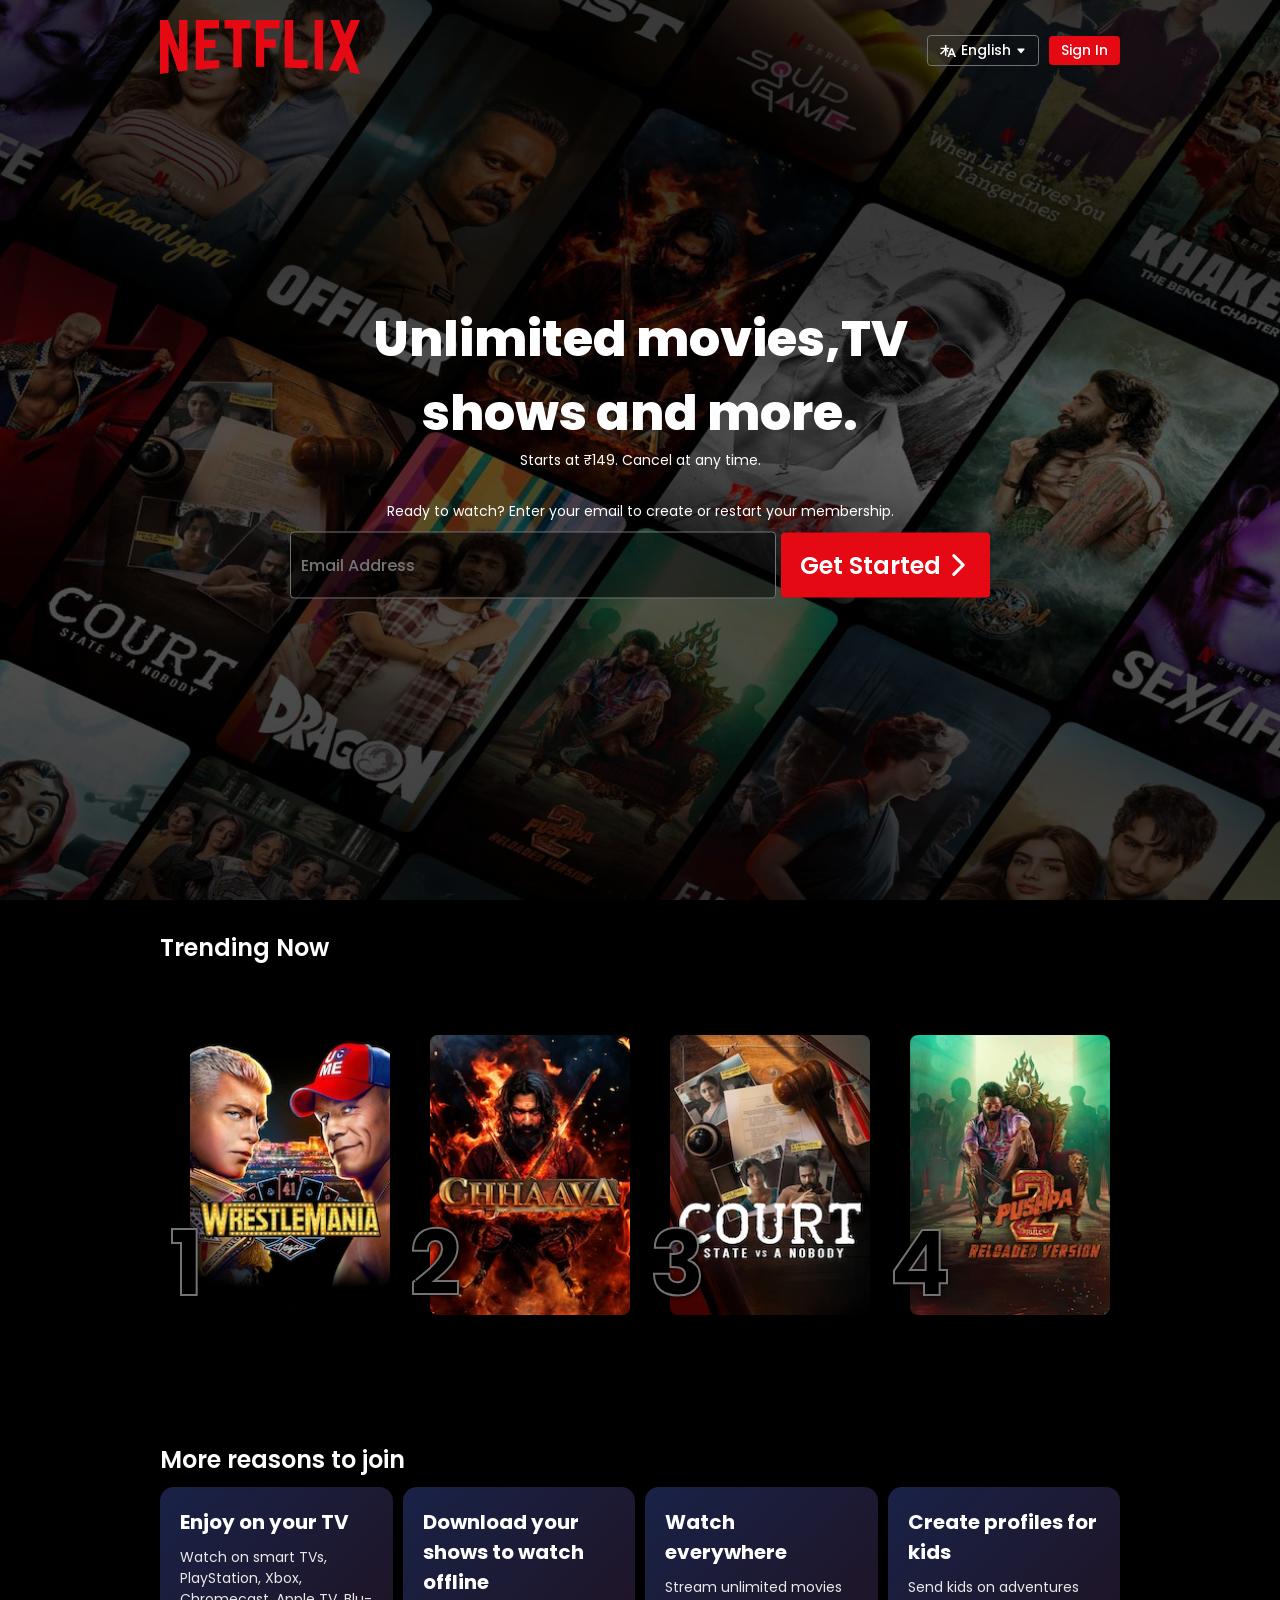
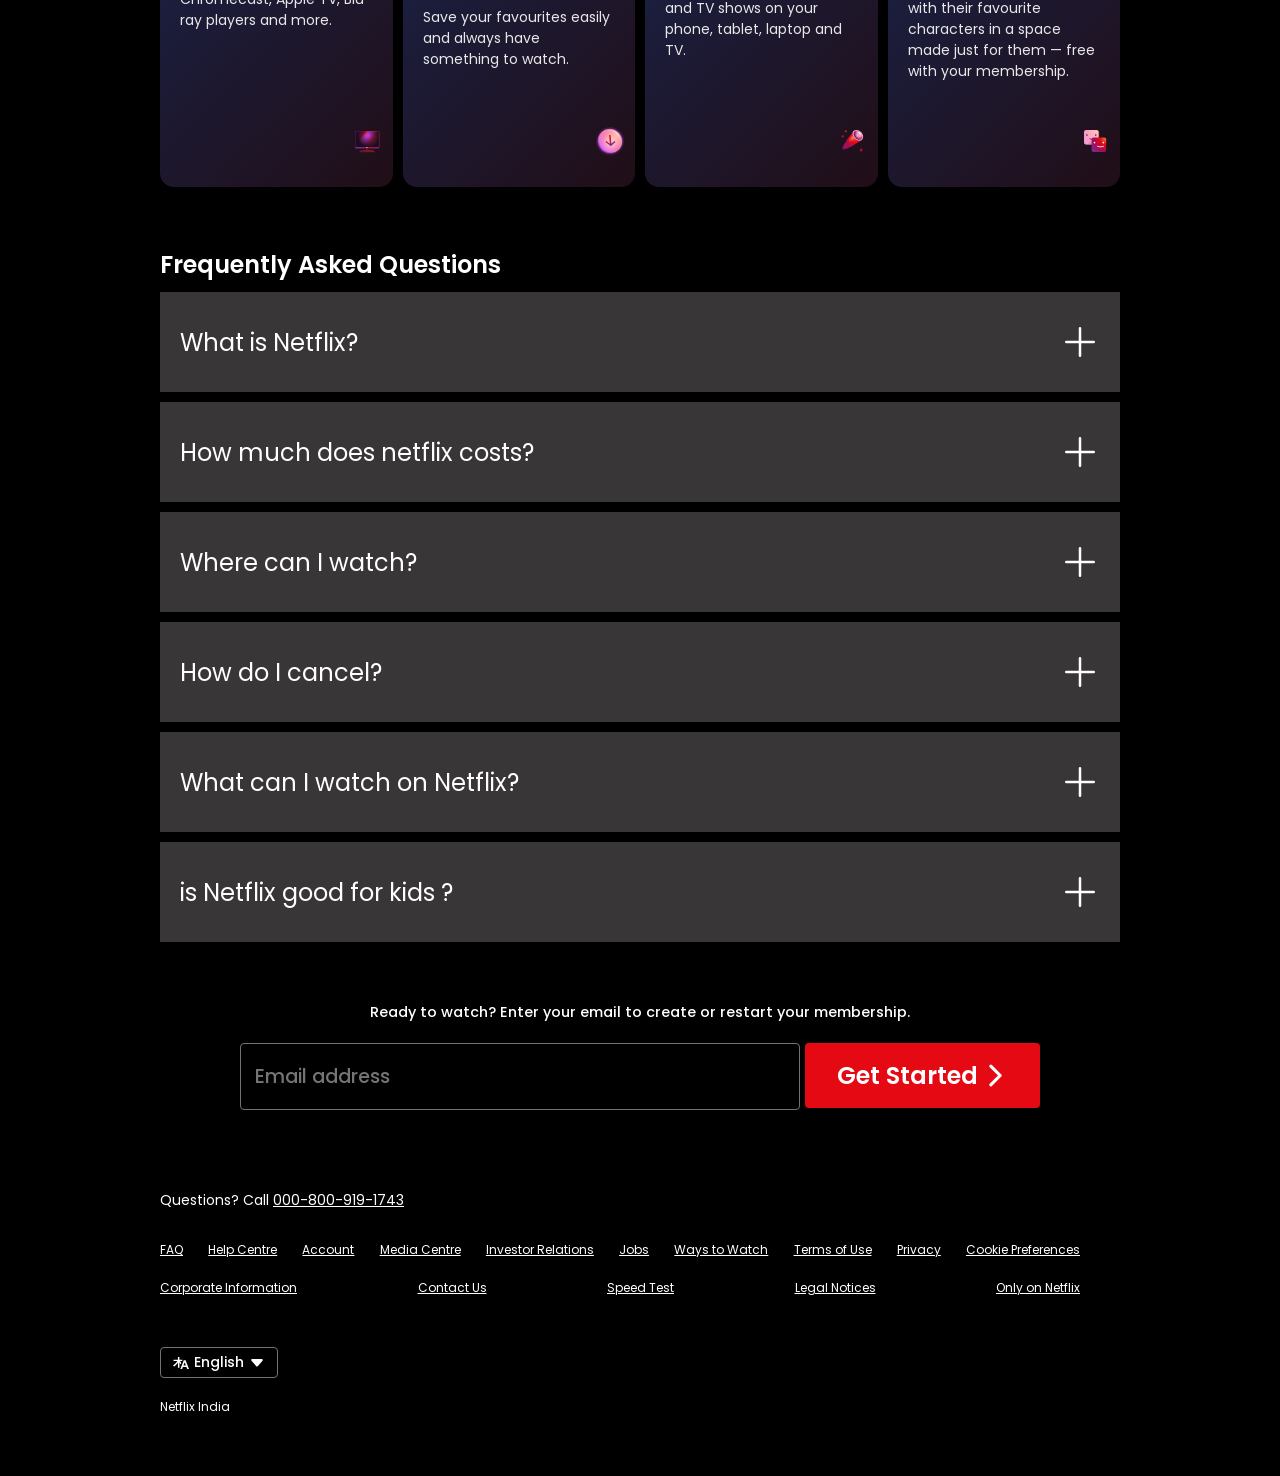
<file: index.html>
<!DOCTYPE html>
<html lang="en">
  <head>
    <meta charset="UTF-8" />
    <meta name="viewport" content="width=device-width, initial-scale=1.0" />
    <title>Netflix-clone</title>
    <link rel="stylesheet" href="./styles.css" />
  </head>
  <body>
    <header class="header">
      <div class="hero"></div>
      <section class="navigation">
        <a href="#" class="logo">
          <svg
            viewBox="0 0 111 30"
            version="1.1"
            xmlns="http://www.w3.org/2000/svg"
            xmlns:xlink="http://www.w3.org/1999/xlink"
            aria-hidden="true"
            role="img"
            class="default-ltr-cache-15b7obl-StyledBrandLogo ev1dnif2"
          >
            <g>
              <path
                d="M105.06233,14.2806261 L110.999156,30 C109.249227,29.7497422 107.500234,29.4366857 105.718437,29.1554972 L102.374168,20.4686475 L98.9371075,28.4375293 C97.2499766,28.1563408 95.5928391,28.061674 93.9057081,27.8432843 L99.9372012,14.0931671 L94.4680851,-5.68434189e-14 L99.5313525,-5.68434189e-14 L102.593495,7.87421502 L105.874965,-5.68434189e-14 L110.999156,-5.68434189e-14 L105.06233,14.2806261 Z M90.4686475,-5.68434189e-14 L85.8749649,-5.68434189e-14 L85.8749649,27.2499766 C87.3746368,27.3437061 88.9371075,27.4055675 90.4686475,27.5930265 L90.4686475,-5.68434189e-14 Z M81.9055207,26.93692 C77.7186241,26.6557316 73.5307901,26.4064111 69.250164,26.3117443 L69.250164,-5.68434189e-14 L73.9366389,-5.68434189e-14 L73.9366389,21.8745899 C76.6248008,21.9373887 79.3120255,22.1557784 81.9055207,22.2804387 L81.9055207,26.93692 Z M64.2496954,10.6561065 L64.2496954,15.3435186 L57.8442216,15.3435186 L57.8442216,25.9996251 L53.2186709,25.9996251 L53.2186709,-5.68434189e-14 L66.3436123,-5.68434189e-14 L66.3436123,4.68741213 L57.8442216,4.68741213 L57.8442216,10.6561065 L64.2496954,10.6561065 Z M45.3435186,4.68741213 L45.3435186,26.2498828 C43.7810479,26.2498828 42.1876465,26.2498828 40.6561065,26.3117443 L40.6561065,4.68741213 L35.8121661,4.68741213 L35.8121661,-5.68434189e-14 L50.2183897,-5.68434189e-14 L50.2183897,4.68741213 L45.3435186,4.68741213 Z M30.749836,15.5928391 C28.687787,15.5928391 26.2498828,15.5928391 24.4999531,15.6875059 L24.4999531,22.6562939 C27.2499766,22.4678976 30,22.2495079 32.7809542,22.1557784 L32.7809542,26.6557316 L19.812541,27.6876933 L19.812541,-5.68434189e-14 L32.7809542,-5.68434189e-14 L32.7809542,4.68741213 L24.4999531,4.68741213 L24.4999531,10.9991564 C26.3126816,10.9991564 29.0936358,10.9054269 30.749836,10.9054269 L30.749836,15.5928391 Z M4.78114163,12.9684132 L4.78114163,29.3429562 C3.09401069,29.5313525 1.59340144,29.7497422 0,30 L0,-5.68434189e-14 L4.4690224,-5.68434189e-14 L10.562377,17.0315868 L10.562377,-5.68434189e-14 L15.2497891,-5.68434189e-14 L15.2497891,28.061674 C13.5935889,28.3437998 11.906458,28.4375293 10.1246602,28.6868498 L4.78114163,12.9684132 Z"
              ></path>
            </g>
          </svg>
        </a>
        <div class="nav">
          <button class="nav-btn">
            <svg
              xmlns="http://www.w3.org/2000/svg"
              fill="none"
              role="img"
              viewBox="0 0 16 16"
              width="16"
              height="16"
              data-icon="LanguagesSmall"
              aria-hidden="true"
            >
              <path
                fill-rule="evenodd"
                clip-rule="evenodd"
                d="M10.7668 5.33333L10.5038 5.99715L9.33974 8.9355L8.76866 10.377L7.33333 14H9.10751L9.83505 12.0326H13.4217L14.162 14H16L12.5665 5.33333H10.8278H10.7668ZM10.6186 9.93479L10.3839 10.5632H11.1036H12.8856L11.6348 7.2136L10.6186 9.93479ZM9.52722 4.84224C9.55393 4.77481 9.58574 4.71045 9.62211 4.64954H6.41909V2H4.926V4.64954H0.540802V5.99715H4.31466C3.35062 7.79015 1.75173 9.51463 0 10.4283C0.329184 10.7138 0.811203 11.2391 1.04633 11.5931C2.55118 10.6795 3.90318 9.22912 4.926 7.57316V12.6667H6.41909V7.51606C6.81951 8.15256 7.26748 8.76169 7.7521 9.32292L8.31996 7.88955C7.80191 7.29052 7.34631 6.64699 6.9834 5.99715H9.06968L9.52722 4.84224Z"
                fill="currentColor"
              ></path>
            </svg>
            <span>English</span>
            <svg
              xmlns="http://www.w3.org/2000/svg"
              width="10"
              height="10"
              fill="currentColor"
              class="bi bi-caret-down-fill"
              viewBox="0 0 16 16"
            >
              <path
                d="M7.247 11.14 2.451 5.658C1.885 5.013 2.345 4 3.204 4h9.592a1 1 0 0 1 .753 1.659l-4.796 5.48a1 1 0 0 1-1.506 0z"
              />
            </svg>
          </button>
          <button class="btn-sign-in">Sign In</button>
        </div>
      </section>
      <section class="content">
        <p class="content__title">Unlimited movies,TV shows and more.</p>
        <p class="content__sub-title">Starts at ₹149. Cancel at any time.</p>
        <p class="content__data">
          Ready to watch? Enter your email to create or restart your membership.
        </p>
        <div class="content__start">
          <input type="email" placeholder="Email Address" />
          <button>
            <span>Get Started</span
            ><svg
              xmlns="http://www.w3.org/2000/svg"
              width="16"
              height="16"
              fill="currentColor"
              class="bi bi-chevron-right"
              viewBox="0 0 16 16"
            >
              <path
                fill-rule="evenodd"
                d="M4.646 1.646a.5.5 0 0 1 .708 0l6 6a.5.5 0 0 1 0 .708l-6 6a.5.5 0 0 1-.708-.708L10.293 8 4.646 2.354a.5.5 0 0 1 0-.708"
              />
            </svg>
          </button>
        </div>
      </section>
    </header>

    <main>
      <section class="trending">
        <p class="trending__title">Trending Now</p>
        <section class="trending__cards">
          <div class="trending__cards-card">
            <img src="./assets/img1.webp" alt="" /><span>1</span>
          </div>
          <div class="trending__cards-card">
            <img src="./assets/img2.webp" alt="" /><span>2</span>
          </div>
          <div class="trending__cards-card">
            <img src="./assets/img3.webp" alt="" /><span>3</span>
          </div>
          <div class="trending__cards-card">
            <img src="./assets/img4.webp" alt="" /><span>4</span>
          </div>
          <div class="trending__cards-card">
            <img src="./assets/img5.webp" alt="" /><span>5</span>
          </div>
          <div class="trending__cards-card">
            <img src="./assets/img6.webp" alt="" /><span>6</span>
          </div>
          <div class="trending__cards-card">
            <img src="./assets/img7.webp" alt="" /><span>7</span>
          </div>
          <div class="trending__cards-card">
            <img src="./assets/img8.webp" alt="" /><span>8</span>
          </div>
          <div class="trending__cards-card">
            <img src="./assets/img9.webp" alt="" /><span>9</span>
          </div>
          <div class="trending__cards-card">
            <img src="./assets/img10.webp" alt="" /><span>10</span>
          </div>
        </section>
        <!-- <div class="container">
          <div class="trending__right">
            <svg
              xmlns="http://www.w3.org/2000/svg"
              width="16"
              height="16"
              fill="currentColor"
              class="bi bi-chevron-right"
              viewBox="0 0 16 16"
            >
              <path
                fill-rule="evenodd"
                d="M4.646 1.646a.5.5 0 0 1 .708 0l6 6a.5.5 0 0 1 0 .708l-6 6a.5.5 0 0 1-.708-.708L10.293 8 4.646 2.354a.5.5 0 0 1 0-.708"
              />
            </svg>
          </div>
        </div> -->
      </section>
      <section class="more">
        <p class="more__title">More reasons to join</p>
        <section class="more__cards">
          <section class="more__cards-card">
            <p>Enjoy on your TV</p>
            <p>
              Watch on smart TVs, PlayStation, Xbox, Chromecast, Apple TV,
              Blu-ray players and more.
            </p>
            <svg width="72" height="72" viewBox="0 0 72 72" fill="none">
              <g id="television-core-small">
                <path
                  id="Vector"
                  fill-rule="evenodd"
                  clip-rule="evenodd"
                  d="M37.2 53.3992C37.2 52.7365 36.6628 52.1992 36 52.1992H34.8C34.1373 52.1992 33.6 52.7365 33.6 53.3992V56.2636C33.6 56.9129 33.0834 57.4433 32.4347 57.4739C30.3013 57.5744 28.1719 57.7834 26.0546 58.1011L19.444 59.0926C18.2692 59.2688 17.4 60.2782 17.4 61.4662V62.0992C17.4 62.4304 17.6686 62.6992 18 62.6992H52.8C53.1314 62.6992 53.4 62.4304 53.4 62.0992V61.4662C53.4 60.2782 52.5309 59.2688 51.3561 59.0926L44.7454 58.1011C42.6282 57.7834 40.4987 57.5744 38.3653 57.4739C37.7167 57.4433 37.2 56.9129 37.2 56.2636V53.3992Z"
                  fill="url(#paint0_radial_5179_1308)"
                ></path>
                <path
                  id="Vector_2"
                  d="M18.6 60.7388C18.6 60.2306 18.9587 59.796 19.4602 59.711C22.0196 59.2775 29.7585 58.0508 35.4 58.0508C41.0415 58.0508 48.7804 59.2775 51.3398 59.711C51.8412 59.796 52.2 60.2306 52.2 60.7388C52.2 60.902 52.0575 61.0268 51.8967 61.0004C50.1219 60.707 40.9704 59.2409 35.4 59.2409C29.8295 59.2409 20.678 60.707 18.9033 61.0004C18.7425 61.0268 18.6 60.902 18.6 60.7388Z"
                  fill="url(#paint1_radial_5179_1308)"
                ></path>
                <path
                  id="Vector_3"
                  d="M63 12H8.99995C8.00584 12 7.19995 12.8059 7.19995 13.8V51.6C7.19995 52.5941 8.00584 53.4 8.99995 53.4H63C63.9941 53.4 64.8 52.5941 64.8 51.6V13.8C64.8 12.8059 63.9941 12 63 12Z"
                  fill="url(#paint2_linear_5179_1308)"
                ></path>
                <path
                  id="Vector_4"
                  d="M63 12H8.99995C8.00584 12 7.19995 12.8059 7.19995 13.8V51.6C7.19995 52.5941 8.00584 53.4 8.99995 53.4H63C63.9941 53.4 64.8 52.5941 64.8 51.6V13.8C64.8 12.8059 63.9941 12 63 12Z"
                  fill="url(#paint3_radial_5179_1308)"
                ></path>
                <path
                  id="Vector_5"
                  fill-rule="evenodd"
                  clip-rule="evenodd"
                  d="M8.99995 12.6H63C63.663 12.6 64.2 13.1372 64.2 13.8V50.4H7.79995V13.8C7.79995 13.1372 8.33719 12.6 8.99995 12.6ZM7.19995 50.4V13.8C7.19995 12.8059 8.00581 12 8.99995 12H63C63.9942 12 64.8 12.8059 64.8 13.8V50.4V51.6C64.8 52.5941 63.9942 53.4 63 53.4H8.99995C8.00581 53.4 7.19995 52.5941 7.19995 51.6V50.4Z"
                  fill="url(#paint4_radial_5179_1308)"
                ></path>
                <path
                  id="Vector_6"
                  d="M35.4 52.8C36.3941 52.8 37.2 52.3971 37.2 51.9C37.2 51.4029 36.3941 51 35.4 51C34.4059 51 33.6 51.4029 33.6 51.9C33.6 52.3971 34.4059 52.8 35.4 52.8Z"
                  fill="url(#paint5_radial_5179_1308)"
                ></path>
              </g>
              <defs>
                <radialGradient
                  id="paint0_radial_5179_1308"
                  cx="0"
                  cy="0"
                  r="1"
                  gradientUnits="userSpaceOnUse"
                  gradientTransform="translate(50.3269 49.3723) rotate(118.526) scale(55.1579 46.2871)"
                >
                  <stop stop-color="#802600"></stop>
                  <stop offset="0.333333" stop-color="#6F181D"></stop>
                  <stop offset="0.666667" stop-color="#5B1333"></stop>
                  <stop offset="1" stop-color="#391945"></stop>
                </radialGradient>
                <radialGradient
                  id="paint1_radial_5179_1308"
                  cx="0"
                  cy="0"
                  r="1"
                  gradientUnits="userSpaceOnUse"
                  gradientTransform="translate(48.1077 53.6128) rotate(158.116) scale(32.7275 42.219)"
                >
                  <stop stop-color="#99421D"></stop>
                  <stop offset="0.333333" stop-color="#99161D"></stop>
                  <stop offset="0.666667" stop-color="#7D1845"></stop>
                  <stop offset="1" stop-color="#59216E"></stop>
                </radialGradient>
                <linearGradient
                  id="paint2_linear_5179_1308"
                  x1="10.4727"
                  y1="14.9572"
                  x2="56.1755"
                  y2="51.4814"
                  gradientUnits="userSpaceOnUse"
                >
                  <stop stop-color="#99161D"></stop>
                  <stop offset="0.245283" stop-color="#CA005B"></stop>
                  <stop offset="0.346698" stop-color="#FF479A"></stop>
                  <stop offset="0.46934" stop-color="#CC3CFF"></stop>
                  <stop offset="0.735849" stop-color="#BC1A22"></stop>
                  <stop offset="1" stop-color="#C94FF5"></stop>
                </linearGradient>
                <radialGradient
                  id="paint3_radial_5179_1308"
                  cx="0"
                  cy="0"
                  r="1"
                  gradientUnits="userSpaceOnUse"
                  gradientTransform="translate(38.6181 23.8286) rotate(90) scale(25.9571 25.8545)"
                >
                  <stop stop-color="#1C0E20" stop-opacity="0"></stop>
                  <stop offset="1" stop-color="#1C0E20"></stop>
                </radialGradient>
                <radialGradient
                  id="paint4_radial_5179_1308"
                  cx="0"
                  cy="0"
                  r="1"
                  gradientUnits="userSpaceOnUse"
                  gradientTransform="translate(54 20.1938) rotate(144.293) scale(47.2897 44.8232)"
                >
                  <stop stop-color="#EF7744"></stop>
                  <stop offset="0.333333" stop-color="#E50914"></stop>
                  <stop offset="0.666667" stop-color="#A70D53"></stop>
                  <stop offset="1" stop-color="#792A95"></stop>
                </radialGradient>
                <radialGradient
                  id="paint5_radial_5179_1308"
                  cx="0"
                  cy="0"
                  r="1"
                  gradientUnits="userSpaceOnUse"
                  gradientTransform="translate(36.525 51.3562) rotate(135) scale(4.58735)"
                >
                  <stop stop-color="#FFDCCC"></stop>
                  <stop offset="0.333333" stop-color="#FFBDC0"></stop>
                  <stop offset="0.666667" stop-color="#F89DC6"></stop>
                  <stop offset="1" stop-color="#E4A1FA"></stop>
                </radialGradient>
              </defs>
            </svg>
          </section>
          <section class="more__cards-card">
            <p>Download your shows to watch offline</p>
            <p>
              Save your favourites easily and always have something to watch.
            </p>
            <svg width="72" height="72" viewBox="0 0 72 72" fill="none">
              <g id="download-core-small">
                <path
                  id="Vector"
                  d="M36 70.2008C54.8882 70.2008 70.2001 54.8889 70.2001 36.0008C70.2001 17.1126 54.8882 1.80078 36 1.80078C17.1119 1.80078 1.80005 17.1126 1.80005 36.0008C1.80005 54.8889 17.1119 70.2008 36 70.2008Z"
                  fill="url(#paint0_radial_5179_7940)"
                ></path>
                <path
                  id="Vector_2"
                  opacity="0.4"
                  d="M64.7658 36.195C65.5206 51.5916 53.7908 63.5824 38.5668 62.977C23.3428 62.3722 10.3893 49.4 9.63446 34.0034C8.87954 18.6068 20.6091 6.61594 35.8331 7.22116C51.0571 7.82638 64.0104 20.7984 64.7658 36.195Z"
                  fill="url(#paint1_radial_5179_7940)"
                ></path>
                <path
                  id="Vector_3"
                  d="M62.3657 37.9958C63.1205 53.3924 51.3908 65.3832 36.1668 64.7778C20.9428 64.173 7.9893 51.2008 7.23444 35.8041C6.47952 20.4075 18.2091 8.41672 33.4331 9.02194C48.6571 9.62716 61.6103 22.5992 62.3657 37.9958Z"
                  fill="url(#paint2_radial_5179_7940)"
                ></path>
                <path
                  id="Vector_4"
                  opacity="0.5"
                  d="M64.7658 36.195C65.5206 51.5916 53.7908 63.5824 38.5668 62.977C23.3428 62.3722 10.3893 49.4 9.63446 34.0034C8.87954 18.6068 20.6091 6.61594 35.8331 7.22116C51.0571 7.82638 64.0104 20.7984 64.7658 36.195Z"
                  fill="url(#paint3_radial_5179_7940)"
                ></path>
                <path
                  id="Vector_5"
                  opacity="0.6"
                  d="M36.9 60.6C48.6636 60.6 58.2 51.0637 58.2 39.3C58.2 27.5363 48.6636 18 36.9 18C25.1363 18 15.6 27.5363 15.6 39.3C15.6 51.0637 25.1363 60.6 36.9 60.6Z"
                  fill="url(#paint4_radial_5179_7940)"
                ></path>
                <path
                  id="Vector_6"
                  fill-rule="evenodd"
                  clip-rule="evenodd"
                  d="M39.0849 42.2727L46.3387 35.76L48.8945 38.5142L38.9118 47.477L37.8466 48.4333L36.6071 47.477L24.9899 38.5142L27.0434 35.76L35.4849 42.2727L33.6 21.6016H37.2L39.0849 42.2727Z"
                  fill="url(#paint5_radial_5179_7940)"
                ></path>
                <path
                  id="Vector_7"
                  opacity="0.4"
                  fill-rule="evenodd"
                  clip-rule="evenodd"
                  d="M61.6566 34.9618C61.7832 35.3893 62.391 35.3233 62.3694 34.878C61.6962 21.1369 50.1509 9.55975 36.5817 9.01957C34.4606 8.93515 32.4155 9.12541 30.4772 9.55909C30.0745 9.64915 30.1575 10.2082 30.5697 10.2246C45.0094 10.7979 57.6246 21.2971 61.6566 34.9618Z"
                  fill="url(#paint6_radial_5179_7940)"
                ></path>
              </g>
              <defs>
                <radialGradient
                  id="paint0_radial_5179_7940"
                  cx="0"
                  cy="0"
                  r="1"
                  gradientUnits="userSpaceOnUse"
                  gradientTransform="translate(36.0001 36.1837) rotate(-90) scale(34.3829)"
                >
                  <stop offset="0.782019" stop-color="#982DBE"></stop>
                  <stop
                    offset="0.906819"
                    stop-color="#B038DC"
                    stop-opacity="0.2"
                  ></stop>
                  <stop offset="1" stop-color="#E4A1FA" stop-opacity="0"></stop>
                </radialGradient>
                <radialGradient
                  id="paint1_radial_5179_7940"
                  cx="0"
                  cy="0"
                  r="1"
                  gradientUnits="userSpaceOnUse"
                  gradientTransform="translate(52.9937 20.0992) rotate(135) scale(49.9836)"
                >
                  <stop stop-color="#FFDCCC"></stop>
                  <stop offset="0.333333" stop-color="#FFBDC0"></stop>
                  <stop offset="0.666667" stop-color="#F89DC6"></stop>
                  <stop offset="1" stop-color="#E4A1FA"></stop>
                </radialGradient>
                <radialGradient
                  id="paint2_radial_5179_7940"
                  cx="0"
                  cy="0"
                  r="1"
                  gradientUnits="userSpaceOnUse"
                  gradientTransform="translate(52.7999 19.6937) rotate(135) scale(53.1037)"
                >
                  <stop stop-color="#FFA984"></stop>
                  <stop offset="0.333333" stop-color="#FF787F"></stop>
                  <stop offset="0.666667" stop-color="#F45FA2"></stop>
                  <stop offset="1" stop-color="#C44AF1"></stop>
                </radialGradient>
                <radialGradient
                  id="paint3_radial_5179_7940"
                  cx="0"
                  cy="0"
                  r="1"
                  gradientUnits="userSpaceOnUse"
                  gradientTransform="translate(52.9937 20.0992) rotate(135) scale(49.9836)"
                >
                  <stop stop-color="#FFDCCC"></stop>
                  <stop offset="0.333333" stop-color="#FFBDC0"></stop>
                  <stop offset="0.666667" stop-color="#F89DC6"></stop>
                  <stop offset="1" stop-color="#E4A1FA"></stop>
                </radialGradient>
                <radialGradient
                  id="paint4_radial_5179_7940"
                  cx="0"
                  cy="0"
                  r="1"
                  gradientUnits="userSpaceOnUse"
                  gradientTransform="translate(36.9 39.3) scale(21.3)"
                >
                  <stop stop-color="white"></stop>
                  <stop offset="1" stop-color="white" stop-opacity="0"></stop>
                </radialGradient>
                <radialGradient
                  id="paint5_radial_5179_7940"
                  cx="0"
                  cy="0"
                  r="1"
                  gradientUnits="userSpaceOnUse"
                  gradientTransform="translate(31.2 32.1016) rotate(39.5226) scale(15.5567)"
                >
                  <stop stop-color="#EF7744"></stop>
                  <stop offset="0.2406" stop-color="#E50914"></stop>
                  <stop offset="1" stop-color="#792A95"></stop>
                </radialGradient>
                <radialGradient
                  id="paint6_radial_5179_7940"
                  cx="0"
                  cy="0"
                  r="1"
                  gradientUnits="userSpaceOnUse"
                  gradientTransform="translate(50.7 21.3) rotate(-180) scale(30)"
                >
                  <stop stop-color="white"></stop>
                  <stop offset="1" stop-color="white" stop-opacity="0"></stop>
                </radialGradient>
              </defs>
            </svg>
          </section>
          <section class="more__cards-card">
            <p>Watch everywhere</p>
            <p>
              Stream unlimited movies and TV shows on your phone, tablet, laptop
              and TV.
            </p>
            <svg width="72" height="72" viewBox="0 0 72 72" fill="none">
              <g id="telescope-core-small">
                <path
                  id="Vector"
                  d="M24.0492 36.6016L33.6 46.3898L17.8029 56.8633C17.8029 56.8633 15.8891 57.6983 13.625 55.2638C11.361 52.8293 12.1235 51.238 12.1235 51.238L24.0492 36.6016Z"
                  fill="url(#paint0_radial_5179_1664)"
                ></path>
                <path
                  id="Vector_2"
                  d="M25.0344 34.1992L36 46.151L25.0616 53.8043C25.0616 53.8043 21.8289 55.0984 18.0987 51.0172C14.3686 46.9358 15.9198 44.5105 15.9198 44.5105L25.0344 34.1992Z"
                  fill="url(#paint1_radial_5179_1664)"
                ></path>
                <path
                  id="Vector_3"
                  d="M39 13.0195L59.1 33.6788L32.5325 50.4142C32.5325 50.4142 28.7459 50.2552 24.3978 45.4897C20.0498 40.7243 21.4096 35.8101 21.4096 35.8101L39 13.0195Z"
                  fill="url(#paint2_radial_5179_1664)"
                ></path>
                <path
                  id="Vector_4"
                  d="M57.6709 15.3516C63.1044 21.2807 63.9858 29.2883 59.6386 33.2371C55.2916 37.186 47.3628 35.5806 41.9292 29.6515C36.4954 23.7224 35.6145 15.7148 39.9615 11.766C44.3084 7.81716 52.2372 9.42252 57.6709 15.3516Z"
                  fill="url(#paint3_radial_5179_1664)"
                ></path>
                <path
                  id="Vector_5"
                  d="M58.3787 31.255C54.8121 34.5032 48.2143 33.0817 43.6421 28.0798C39.07 23.078 38.2547 16.39 41.8213 13.1419C45.3879 9.89364 51.9857 11.3152 56.5579 16.3171C61.1298 21.3189 61.9452 28.0069 58.3787 31.255Z"
                  fill="url(#paint4_radial_5179_1664)"
                ></path>
                <path
                  id="Vector_6"
                  opacity="0.85"
                  d="M59.6783 28.823C60.576 24.1785 59.6544 20.5934 56.1603 16.6199C52.6662 12.6464 47.3508 10.8657 43.7796 12.7598C39.371 15.098 48.3734 13.5961 53.4577 19.5815C57.8259 24.724 58.8516 33.1009 59.6783 28.823Z"
                  fill="url(#paint5_radial_5179_1664)"
                ></path>
                <path
                  id="Vector_7"
                  opacity="0.4"
                  d="M50.3979 25.2452C50.4549 26.7239 49.2932 27.7677 47.8032 27.5766C46.3131 27.3856 45.059 26.032 45.002 24.5532C44.945 23.0745 46.1067 22.0307 47.5968 22.2218C49.0868 22.4128 50.341 23.7664 50.3979 25.2452Z"
                  fill="url(#paint6_radial_5179_1664)"
                ></path>
                <path
                  id="Vector_8"
                  opacity="0.6"
                  d="M36.9217 21.0039L26.4258 34.3627C26.3297 36.4604 28.2903 39.5534 30.0334 40.8344L41.2345 29.9105C39.6 28.2005 36.9591 24.1025 36.9217 21.0039Z"
                  fill="url(#paint7_radial_5179_1664)"
                ></path>
                <path
                  id="Vector_9"
                  fill-rule="evenodd"
                  clip-rule="evenodd"
                  d="M20.0576 9.60156L21.479 11.7187L24 11.0654L22.3575 13.0272L23.7789 15.1444L21.3424 14.2397L19.7 16.2016L19.8365 13.6806L17.4 12.7759L19.9209 12.1225L20.0576 9.60156ZM58.776 52.8016L58.9623 56.4685L62.4 57.4188L59.0774 58.7347L59.2637 62.4016L57.0239 59.548L53.7014 60.8638L55.6397 57.7843L53.4 54.9307L56.8377 55.8811L58.776 52.8016ZM15.206 24.2101L15.8768 21.0016L13.4793 23.1964L10.6853 21.5563L11.9975 24.553L9.59998 26.7478L12.8085 26.405L14.1207 29.4016L14.7915 26.1931L18 25.8502L15.206 24.2101Z"
                  fill="url(#paint8_linear_5179_1664)"
                ></path>
              </g>
              <defs>
                <radialGradient
                  id="paint0_radial_5179_1664"
                  cx="0"
                  cy="0"
                  r="1"
                  gradientUnits="userSpaceOnUse"
                  gradientTransform="translate(36.6875 32.7016) rotate(135) scale(34.9134)"
                >
                  <stop stop-color="#99421D"></stop>
                  <stop offset="0.333333" stop-color="#99161D"></stop>
                  <stop offset="0.666667" stop-color="#7D1845"></stop>
                  <stop offset="1" stop-color="#59216E"></stop>
                </radialGradient>
                <radialGradient
                  id="paint1_radial_5179_1664"
                  cx="0"
                  cy="0"
                  r="1"
                  gradientUnits="userSpaceOnUse"
                  gradientTransform="translate(42.5937 27.2992) rotate(135) scale(44.5477 44.5279)"
                >
                  <stop stop-color="#EF7744"></stop>
                  <stop offset="0.333333" stop-color="#E50914"></stop>
                  <stop offset="0.666667" stop-color="#A70D53"></stop>
                  <stop offset="1" stop-color="#792A95"></stop>
                </radialGradient>
                <radialGradient
                  id="paint2_radial_5179_1664"
                  cx="0"
                  cy="0"
                  r="1"
                  gradientUnits="userSpaceOnUse"
                  gradientTransform="translate(42.3 29.106) rotate(135) scale(31.8127)"
                >
                  <stop stop-color="#FB540D"></stop>
                  <stop offset="0.333333" stop-color="#E50914"></stop>
                  <stop offset="0.666667" stop-color="#A70D53"></stop>
                  <stop offset="1" stop-color="#792A95"></stop>
                </radialGradient>
                <radialGradient
                  id="paint3_radial_5179_1664"
                  cx="0"
                  cy="0"
                  r="1"
                  gradientUnits="userSpaceOnUse"
                  gradientTransform="translate(57.675 14.7078) rotate(134.326) scale(24.0433 24.0367)"
                >
                  <stop stop-color="#FFDCCC"></stop>
                  <stop offset="0.333333" stop-color="#FFBDC0"></stop>
                  <stop offset="0.666667" stop-color="#F89DC6"></stop>
                  <stop offset="1" stop-color="#E4A1FA"></stop>
                </radialGradient>
                <radialGradient
                  id="paint4_radial_5179_1664"
                  cx="0"
                  cy="0"
                  r="1"
                  gradientUnits="userSpaceOnUse"
                  gradientTransform="translate(52.1305 21.273) rotate(141.875) scale(9.87138 12.8159)"
                >
                  <stop offset="0.307292" stop-color="#F89DC6"></stop>
                  <stop offset="0.645392" stop-color="#E75094"></stop>
                  <stop offset="1" stop-color="#59216E"></stop>
                </radialGradient>
                <radialGradient
                  id="paint5_radial_5179_1664"
                  cx="0"
                  cy="0"
                  r="1"
                  gradientUnits="userSpaceOnUse"
                  gradientTransform="translate(55.8 15.6) rotate(135) scale(13.1522)"
                >
                  <stop stop-color="white"></stop>
                  <stop offset="1" stop-color="white" stop-opacity="0"></stop>
                </radialGradient>
                <radialGradient
                  id="paint6_radial_5179_1664"
                  cx="0"
                  cy="0"
                  r="1"
                  gradientUnits="userSpaceOnUse"
                  gradientTransform="translate(49.2362 22.9648) rotate(131.079) scale(5.08644 6.006)"
                >
                  <stop stop-color="white"></stop>
                  <stop offset="1" stop-color="white" stop-opacity="0"></stop>
                </radialGradient>
                <radialGradient
                  id="paint7_radial_5179_1664"
                  cx="0"
                  cy="0"
                  r="1"
                  gradientUnits="userSpaceOnUse"
                  gradientTransform="translate(36.8758 29.1353) rotate(137.622) scale(13.5764)"
                >
                  <stop stop-color="#FFA984"></stop>
                  <stop offset="1" stop-color="#F7636B" stop-opacity="0"></stop>
                </radialGradient>
                <linearGradient
                  id="paint8_linear_5179_1664"
                  x1="44.65"
                  y1="27.9016"
                  x2="24.25"
                  y2="48.3016"
                  gradientUnits="userSpaceOnUse"
                >
                  <stop stop-color="#EF7744"></stop>
                  <stop offset="0.333333" stop-color="#E50914"></stop>
                  <stop offset="0.666667" stop-color="#A70D53"></stop>
                  <stop offset="1" stop-color="#792A95"></stop>
                </linearGradient>
              </defs>
            </svg>
          </section>
          <section class="more__cards-card">
            <p>Create profiles for kids</p>
            <p>
              Send kids on adventures with their favourite characters in a space
              made just for them — free with your membership.
            </p>
            <svg width="72" height="72" viewBox="0 0 72 72" fill="none">
              <g id="profiles-core-small">
                <path
                  id="Vector"
                  d="M10.8 15.6008C10.8 12.9499 12.949 10.8008 15.5999 10.8008H40.8C43.4509 10.8008 45.6 12.9498 45.6 15.6008V40.8007C45.6 43.4516 43.4509 45.6007 40.8 45.6007H15.6C12.949 45.6007 10.8 43.4517 10.8 40.8007V15.6008Z"
                  fill="url(#paint0_radial_5179_7919)"
                ></path>
                <path
                  id="Vector_2"
                  d="M9.59998 14.4016C9.59998 11.7506 11.749 9.60162 14.4 9.60156H39.6C42.251 9.60156 44.4 11.7506 44.4 14.4016V39.6015C44.4 42.2525 42.251 44.4015 39.6 44.4015H14.4C11.749 44.4016 9.59998 42.2525 9.59998 39.6015V14.4016Z"
                  fill="url(#paint1_radial_5179_7919)"
                ></path>
                <path
                  id="Vector_3"
                  d="M18.6 21.9008C18.6 23.0606 17.6598 24.0008 16.5 24.0008C15.3402 24.0008 14.4 23.0606 14.4 21.9008C14.4 20.741 15.3402 19.8008 16.5 19.8008C17.6598 19.8008 18.6 20.741 18.6 21.9008Z"
                  fill="url(#paint2_radial_5179_7919)"
                ></path>
                <path
                  id="Vector_4"
                  d="M39.6 21.9008C39.6 23.0606 38.6598 24.0008 37.5 24.0008C36.3402 24.0008 35.4 23.0606 35.4 21.9008C35.4 20.741 36.3402 19.8008 37.5 19.8008C38.6598 19.8008 39.6 20.741 39.6 21.9008Z"
                  fill="url(#paint3_radial_5179_7919)"
                ></path>
                <path
                  id="Vector_5"
                  d="M23.6713 29.4501C23.2437 29.1967 22.6917 29.3379 22.4383 29.7655C22.1848 30.1932 22.3261 30.7452 22.7537 30.9986C23.8254 31.6337 26.769 32.7744 30.6375 32.7744C34.506 32.7744 37.4497 31.6337 38.5213 30.9986C38.949 30.7452 39.0902 30.1932 38.8368 29.7655C38.5834 29.3379 38.0313 29.1967 37.6037 29.4501C36.8191 29.9151 34.194 30.9744 30.6375 30.9744C27.081 30.9744 24.456 29.9151 23.6713 29.4501Z"
                  fill="url(#paint4_radial_5179_7919)"
                ></path>
                <path
                  id="Vector_6"
                  opacity="0.35"
                  d="M19.2 44.4016H28.2L32.4 27.6016C30.2787 28.1801 28.4542 29.5387 27.2921 31.4053L19.2 44.4016Z"
                  fill="url(#paint5_radial_5179_7919)"
                ></path>
                <path
                  id="Vector_7"
                  d="M27.6 32.4016C27.6 29.7506 29.749 27.6016 32.4 27.6016L57.6 27.6016C60.2508 27.6016 62.4 29.7506 62.4 32.4016V57.6015C62.4 60.2524 60.2508 62.4016 57.6 62.4016H32.4C29.749 62.4016 27.6 60.2524 27.6 57.6016V32.4016Z"
                  fill="url(#paint6_radial_5179_7919)"
                ></path>
                <path
                  id="Vector_8"
                  d="M36.6 39.9008C36.6 41.0606 35.6598 42.0008 34.5 42.0008C33.3402 42.0008 32.4 41.0606 32.4 39.9008C32.4 38.741 33.3402 37.8008 34.5 37.8008C35.6598 37.8008 36.6 38.741 36.6 39.9008Z"
                  fill="url(#paint7_radial_5179_7919)"
                ></path>
                <path
                  id="Vector_9"
                  d="M57.6 39.9008C57.6 41.0606 56.6598 42.0008 55.5 42.0008C54.3402 42.0008 53.4 41.0606 53.4 39.9008C53.4 38.741 54.3402 37.8008 55.5 37.8008C56.6598 37.8008 57.6 38.741 57.6 39.9008Z"
                  fill="url(#paint8_radial_5179_7919)"
                ></path>
                <path
                  id="Vector_10"
                  d="M41.8213 47.6025C41.3937 47.349 40.8416 47.4903 40.5882 47.9179C40.3348 48.3455 40.476 48.8976 40.9037 49.1509C41.9753 49.786 44.919 50.9267 48.7875 50.9267C52.656 50.9267 55.5996 49.786 56.6713 49.1509C57.0989 48.8976 57.2402 48.3455 56.9867 47.9179C56.7333 47.4903 56.1813 47.349 55.7537 47.6025C54.969 48.0674 52.344 49.1267 48.7875 49.1267C45.231 49.1267 42.6059 48.0674 41.8213 47.6025Z"
                  fill="url(#paint9_radial_5179_7919)"
                ></path>
              </g>
              <defs>
                <radialGradient
                  id="paint0_radial_5179_7919"
                  cx="0"
                  cy="0"
                  r="1"
                  gradientUnits="userSpaceOnUse"
                  gradientTransform="translate(39.075 17.6882) rotate(135) scale(32.8097)"
                >
                  <stop stop-color="#99421D"></stop>
                  <stop offset="0.333333" stop-color="#99161D"></stop>
                  <stop offset="0.666667" stop-color="#7D1845"></stop>
                  <stop offset="1" stop-color="#59216E"></stop>
                </radialGradient>
                <radialGradient
                  id="paint1_radial_5179_7919"
                  cx="0"
                  cy="0"
                  r="1"
                  gradientUnits="userSpaceOnUse"
                  gradientTransform="translate(62.4 8.70157) rotate(133.87) scale(75.3216)"
                >
                  <stop stop-color="#FFDCCC"></stop>
                  <stop offset="0.333333" stop-color="#FFBDC0"></stop>
                  <stop offset="0.666667" stop-color="#F89DC6"></stop>
                  <stop offset="1" stop-color="#E4A1FA"></stop>
                </radialGradient>
                <radialGradient
                  id="paint2_radial_5179_7919"
                  cx="0"
                  cy="0"
                  r="1"
                  gradientUnits="userSpaceOnUse"
                  gradientTransform="translate(60.3 11.1008) rotate(133.939) scale(68.7426 55.9547)"
                >
                  <stop stop-color="#99421D"></stop>
                  <stop offset="0.333333" stop-color="#99161D"></stop>
                  <stop offset="0.666667" stop-color="#7D1845"></stop>
                  <stop offset="1" stop-color="#59216E"></stop>
                </radialGradient>
                <radialGradient
                  id="paint3_radial_5179_7919"
                  cx="0"
                  cy="0"
                  r="1"
                  gradientUnits="userSpaceOnUse"
                  gradientTransform="translate(60.3 11.1008) rotate(133.939) scale(68.7426 55.9547)"
                >
                  <stop stop-color="#99421D"></stop>
                  <stop offset="0.333333" stop-color="#99161D"></stop>
                  <stop offset="0.666667" stop-color="#7D1845"></stop>
                  <stop offset="1" stop-color="#59216E"></stop>
                </radialGradient>
                <radialGradient
                  id="paint4_radial_5179_7919"
                  cx="0"
                  cy="0"
                  r="1"
                  gradientUnits="userSpaceOnUse"
                  gradientTransform="translate(60.3 11.0994) rotate(133.939) scale(68.7426 55.9548)"
                >
                  <stop stop-color="#99421D"></stop>
                  <stop offset="0.333333" stop-color="#99161D"></stop>
                  <stop offset="0.666667" stop-color="#7D1845"></stop>
                  <stop offset="1" stop-color="#59216E"></stop>
                </radialGradient>
                <radialGradient
                  id="paint5_radial_5179_7919"
                  cx="0"
                  cy="0"
                  r="1"
                  gradientUnits="userSpaceOnUse"
                  gradientTransform="translate(39.6 27.9016) rotate(135) scale(23.3345)"
                >
                  <stop stop-color="#FFA984"></stop>
                  <stop offset="0.333333" stop-color="#FF787F"></stop>
                  <stop offset="0.666667" stop-color="#F45FA2"></stop>
                  <stop offset="1" stop-color="#C44AF1"></stop>
                </radialGradient>
                <radialGradient
                  id="paint6_radial_5179_7919"
                  cx="0"
                  cy="0"
                  r="1"
                  gradientUnits="userSpaceOnUse"
                  gradientTransform="translate(61.8 29.7016) rotate(135) scale(43.2749)"
                >
                  <stop stop-color="#EF7744"></stop>
                  <stop offset="0.333333" stop-color="#E50914"></stop>
                  <stop offset="0.666667" stop-color="#A70D53"></stop>
                  <stop offset="1" stop-color="#792A95"></stop>
                </radialGradient>
                <radialGradient
                  id="paint7_radial_5179_7919"
                  cx="0"
                  cy="0"
                  r="1"
                  gradientUnits="userSpaceOnUse"
                  gradientTransform="translate(62.1 11.1008) rotate(137.146) scale(73.6614 60.3576)"
                >
                  <stop stop-color="#FFDCCC"></stop>
                  <stop offset="0.333333" stop-color="#FDF6F6"></stop>
                  <stop offset="0.666667" stop-color="#FADCE9"></stop>
                  <stop offset="1" stop-color="#E4A1FA"></stop>
                </radialGradient>
                <radialGradient
                  id="paint8_radial_5179_7919"
                  cx="0"
                  cy="0"
                  r="1"
                  gradientUnits="userSpaceOnUse"
                  gradientTransform="translate(62.1 11.1008) rotate(137.146) scale(73.6614 60.3576)"
                >
                  <stop stop-color="#FFDCCC"></stop>
                  <stop offset="0.333333" stop-color="#FDF6F6"></stop>
                  <stop offset="0.666667" stop-color="#FADCE9"></stop>
                  <stop offset="1" stop-color="#E4A1FA"></stop>
                </radialGradient>
                <radialGradient
                  id="paint9_radial_5179_7919"
                  cx="0"
                  cy="0"
                  r="1"
                  gradientUnits="userSpaceOnUse"
                  gradientTransform="translate(62.1 11.1017) rotate(137.146) scale(73.6614 60.3576)"
                >
                  <stop stop-color="#FFDCCC"></stop>
                  <stop offset="0.333333" stop-color="#FDF6F6"></stop>
                  <stop offset="0.666667" stop-color="#FADCE9"></stop>
                  <stop offset="1" stop-color="#E4A1FA"></stop>
                </radialGradient>
              </defs>
            </svg>
          </section>
        </section>
      </section>
      <section class="faq">
        <p class="faq__title">Frequently Asked Questions</p>
        <section class="faqs">
          <section class="faqs__faq">
            <p>What is Netflix?</p>
            <svg
              xmlns="http://www.w3.org/2000/svg"
              width="16"
              height="16"
              fill="currentColor"
              class="bi bi-plus-lg"
              viewBox="0 0 16 16"
            >
              <path
                fill-rule="evenodd"
                d="M8 2a.5.5 0 0 1 .5.5v5h5a.5.5 0 0 1 0 1h-5v5a.5.5 0 0 1-1 0v-5h-5a.5.5 0 0 1 0-1h5v-5A.5.5 0 0 1 8 2"
              />
            </svg>
          </section>
          <section class="faqs__faq">
            <p>How much does netflix costs?</p>
            <svg
              xmlns="http://www.w3.org/2000/svg"
              width="16"
              height="16"
              fill="currentColor"
              class="bi bi-plus-lg"
              viewBox="0 0 16 16"
            >
              <path
                fill-rule="evenodd"
                d="M8 2a.5.5 0 0 1 .5.5v5h5a.5.5 0 0 1 0 1h-5v5a.5.5 0 0 1-1 0v-5h-5a.5.5 0 0 1 0-1h5v-5A.5.5 0 0 1 8 2"
              />
            </svg>
          </section>
          <section class="faqs__faq">
            <p>Where can I watch?</p>
            <svg
              xmlns="http://www.w3.org/2000/svg"
              width="16"
              height="16"
              fill="currentColor"
              class="bi bi-plus-lg"
              viewBox="0 0 16 16"
            >
              <path
                fill-rule="evenodd"
                d="M8 2a.5.5 0 0 1 .5.5v5h5a.5.5 0 0 1 0 1h-5v5a.5.5 0 0 1-1 0v-5h-5a.5.5 0 0 1 0-1h5v-5A.5.5 0 0 1 8 2"
              />
            </svg>
          </section>
          <section class="faqs__faq">
            <p>How do I cancel?</p>
            <svg
              xmlns="http://www.w3.org/2000/svg"
              width="16"
              height="16"
              fill="currentColor"
              class="bi bi-plus-lg"
              viewBox="0 0 16 16"
            >
              <path
                fill-rule="evenodd"
                d="M8 2a.5.5 0 0 1 .5.5v5h5a.5.5 0 0 1 0 1h-5v5a.5.5 0 0 1-1 0v-5h-5a.5.5 0 0 1 0-1h5v-5A.5.5 0 0 1 8 2"
              />
            </svg>
          </section>
          <section class="faqs__faq">
            <p>What can I watch on Netflix?</p>
            <svg
              xmlns="http://www.w3.org/2000/svg"
              width="16"
              height="16"
              fill="currentColor"
              class="bi bi-plus-lg"
              viewBox="0 0 16 16"
            >
              <path
                fill-rule="evenodd"
                d="M8 2a.5.5 0 0 1 .5.5v5h5a.5.5 0 0 1 0 1h-5v5a.5.5 0 0 1-1 0v-5h-5a.5.5 0 0 1 0-1h5v-5A.5.5 0 0 1 8 2"
              />
            </svg>
          </section>
          <section class="faqs__faq">
            <p>is Netflix good for kids ?</p>
            <svg
              xmlns="http://www.w3.org/2000/svg"
              width="16"
              height="16"
              fill="currentColor"
              class="bi bi-plus-lg"
              viewBox="0 0 16 16"
            >
              <path
                fill-rule="evenodd"
                d="M8 2a.5.5 0 0 1 .5.5v5h5a.5.5 0 0 1 0 1h-5v5a.5.5 0 0 1-1 0v-5h-5a.5.5 0 0 1 0-1h5v-5A.5.5 0 0 1 8 2"
              />
            </svg>
          </section>
        </section>
      </section>
      <section class="join">
        <p class="join__title">
          Ready to watch? Enter your email to create or restart your membership.
        </p>
        <div class="content__start">
          <input type="email" placeholder="Email address" />
          <button>
            <span>Get Started</span
            ><svg
              xmlns="http://www.w3.org/2000/svg"
              width="16"
              height="16"
              fill="currentColor"
              class="bi bi-chevron-right"
              viewBox="0 0 16 16"
            >
              <path
                fill-rule="evenodd"
                d="M4.646 1.646a.5.5 0 0 1 .708 0l6 6a.5.5 0 0 1 0 .708l-6 6a.5.5 0 0 1-.708-.708L10.293 8 4.646 2.354a.5.5 0 0 1 0-.708"
              />
            </svg>
          </button>
        </div>
      </section>
    </main>
    <footer>
      <p class="contact">
        Questions? Call <a href="tel:000-800-919-1743">000-800-919-1743</a>
      </p>
      <section class="links">
        <ul>
          <li><a href="">FAQ</a></li>
          <li><a href="">Help Centre</a></li>
          <li><a href="">Account</a></li>
          <li><a href="">Media Centre</a></li>
          <li><a href="">Investor Relations</a></li>
          <li><a href="">Jobs</a></li>
          <li><a href="">Ways to Watch</a></li>
          <li><a href="">Terms of Use</a></li>
          <li><a href="">Privacy</a></li>
          <li><a href="">Cookie Preferences</a></li>
          <li><a href="">Corporate Information</a></li>
          <li><a href="">Contact Us</a></li>
          <li><a href="">Speed Test</a></li>
          <li><a href="">Legal Notices</a></li>
          <li><a href="">Only on Netflix</a></li>
        </ul>
      </section>
      <button class="nav-btn footer__btn">
        <svg
          xmlns="http://www.w3.org/2000/svg"
          fill="none"
          role="img"
          viewBox="0 0 16 16"
          width="16"
          height="16"
          data-icon="LanguagesSmall"
          aria-hidden="true"
        >
          <path
            fill-rule="evenodd"
            clip-rule="evenodd"
            d="M10.7668 5.33333L10.5038 5.99715L9.33974 8.9355L8.76866 10.377L7.33333 14H9.10751L9.83505 12.0326H13.4217L14.162 14H16L12.5665 5.33333H10.8278H10.7668ZM10.6186 9.93479L10.3839 10.5632H11.1036H12.8856L11.6348 7.2136L10.6186 9.93479ZM9.52722 4.84224C9.55393 4.77481 9.58574 4.71045 9.62211 4.64954H6.41909V2H4.926V4.64954H0.540802V5.99715H4.31466C3.35062 7.79015 1.75173 9.51463 0 10.4283C0.329184 10.7138 0.811203 11.2391 1.04633 11.5931C2.55118 10.6795 3.90318 9.22912 4.926 7.57316V12.6667H6.41909V7.51606C6.81951 8.15256 7.26748 8.76169 7.7521 9.32292L8.31996 7.88955C7.80191 7.29052 7.34631 6.64699 6.9834 5.99715H9.06968L9.52722 4.84224Z"
            fill="currentColor"
          ></path>
        </svg>
        <span>English</span>
        <svg
          xmlns="http://www.w3.org/2000/svg"
          width="16"
          height="16"
          fill="currentColor"
          class="bi bi-caret-down-fill"
          viewBox="0 0 16 16"
        >
          <path
            d="M7.247 11.14 2.451 5.658C1.885 5.013 2.345 4 3.204 4h9.592a1 1 0 0 1 .753 1.659l-4.796 5.48a1 1 0 0 1-1.506 0z"
          />
        </svg>
      </button>
      <p class="footer__name">Netflix India</p>
    </footer>
  </body>
</html>
</file>
<file: styles.css>
@import url("https://fonts.googleapis.com/css2?family=Poppins:ital,wght@0,100;0,200;0,300;0,400;0,500;0,600;0,700;0,800;0,900;1,100;1,200;1,300;1,400;1,500;1,600;1,700;1,800;1,900&family=Roboto:ital,wght@0,100..900;1,100..900&display=swap");

*,
*::after,
*::before {
  margin: 0;
  padding: 0;
  font-family: poppins, system-ui, -apple-system, BlinkMacSystemFont, "Segoe UI",
    Roboto, Oxygen, Ubuntu, Cantarell, "Open Sans", "Helvetica Neue", sans-serif;
  box-sizing: border-box;
}

body {
  /* background: linear-gradient(
    to top,
    rgba(0, 0, 0, 0.8),
    rgba(54, 9, 21, 0.5),
    rgba(0, 0, 0, 0.8)
  ); */
  /* min-height: 100vh; */
  background-color: black;
  /* min-width: 100vw; */
}

/* header */

.header {
  position: relative;
  min-height: 100vh;
}

.hero {
  background-image: linear-gradient(
      0deg,
      rgba(0, 0, 0, 0.7),
      rgba(0, 0, 0, 0.5) 50%,
      rgba(0, 0, 0, 0.7) 70%
    ),
    url("./assets/hero.jpg");
  position: absolute;
  top: 0;
  left: 0;
  right: 0;
  bottom: 0;
  background-position: center;
  background-size: cover;
  background-repeat: no-repeat;
  /* min-height: 100vh; */
  z-index: -1;
}

.navigation {
  /* z-index: 1; */
  width: 94%;
  /* margin: 40px auto; */
  padding-top: 20px;
  margin: 0 auto;
  display: flex;
  align-items: center;
  justify-content: space-between;
}

.logo {
  svg {
    width: 6.25rem;
    /* height: 80px; */
    fill: rgb(229, 9, 20);
  }
}

.nav {
  display: flex;
  /* justify-content: center; */
  align-items: center;

  column-gap: 10px;
}
.nav-btn {
  display: flex;
  align-items: center;
  column-gap: 5px;
  background-color: transparent;
  border: 1px solid rgb(115, 115, 115);
  span {
    display: none;
  }
}

.btn-sign-in {
  background-color: rgb(229, 9, 20);
  border: none;
}

.nav-btn,
.btn-sign-in {
  padding: 4px 12px;
  border-radius: 4px;
  /* border: none; */
  color: #fff;
  font-weight: 500;
  font-size: 0.8rem;
  cursor: pointer;
}

/* content */
.content {
  /* z-index: 1; */
  position: absolute;
  top: 50%;
  left: 50%;
  transform: translate(-50%, -50%);
  color: #fff;
  width: 80%;
  text-align: center;
}

.content__title {
  font-size: 2.8rem;
  font-weight: 600;
}

.content__sub-title {
  font-size: 1rem;
  margin-bottom: 30px;
}

.content__data {
  font-size: 1rem;
  margin-bottom: 10px;
}

.content__start {
  display: flex;
  /* justify-content: center; */
  align-items: center;
  justify-content: center;
  gap: 10px;
  flex-direction: column;
  input {
    width: 100%;
    padding: 20px 10px;
    background-color: rgba(0, 0, 0, 0.5);
    border: 1px solid rgb(115, 115, 115);
    font-weight: 500;
    border-radius: 4px;
    font-size: 1rem;
  }

  button {
    width: 40%;
    padding: 10px 6px;
    color: #fff;
    background-color: rgb(229, 9, 20);
    border: none;
    border-radius: 4px;
    font-size: 1rem;
    display: flex;
    align-items: center;
    column-gap: 5px;
    font-weight: 500;
    justify-content: center;

    svg {
      width: 22px;
      /* height: 25px; */
      path {
        stroke: white;
        stroke-width: 1px;
      }
    }
  }
}

/* trending */
.trending {
  width: 94%;
  margin: 30px auto;
  position: relative;
  display: flex;
  color: #fff;
  flex-direction: column;
  row-gap: 20px;
  margin-bottom: 80px;
}

.trending__title {
  font-size: 1rem;
  font-weight: 600;
  /* margin-bottom: 10px; */
}

.trending__cards {
  display: flex;
  /* overflow: hidden; */
  /* padding: 50px; */
  align-items: center;
  column-gap: 20px;
  padding: 20px 18px;
  overflow-x: scroll;
  overflow-y: visible;
}

.trending__cards::-webkit-scrollbar {
  display: none;
}

.trending__cards-card {
  position: relative;
  /* flex-basis: 700px; */
  /* height: 300px; */
  width: 6.25rem;
  border-radius: 8px;
  flex-shrink: 0;
  transition: transform 300ms ease-in;

  &:hover {
    transform: scale(1.1);
    overflow: visible;
  }

  img {
    width: 100%;
    height: 100%;
    border-radius: 8px;
    cursor: pointer;
  }
  span {
    display: inline-block;
    position: absolute;
    font-size: 3rem;
    font-weight: 700;
    color: rgba(0, 0, 0);

    left: -10px;
    bottom: -10px;

    -webkit-text-stroke: 2px rgb(115, 115, 115);
    text-shadow: 1px 1px 6px black;
  }
}

.container {
  height: 110%;
  width: 100px;
  position: absolute;
  right: 0;
  background-color: black;
  display: flex;
  align-items: center;
  /* justify-content: center; */
}

.trending__right {
  /* position: absolute; */
  margin-top: 50px;
  height: 120px;
  width: 30px;
  margin-left: 20px;
  display: flex;
  justify-content: center;
  align-items: center;
  background-color: #212529;
  border-radius: 8px;
  cursor: pointer;
  svg {
    width: 20px;
    height: 20px;
  }
}

/* more */

.more {
  width: 94%;
  margin: 0 auto;
  color: #fff;
  margin-bottom: 60px;
}

.more__title {
  font-size: 1rem;
  font-weight: 600;
  margin-bottom: 10px;
}

.more__cards {
  display: flex;
  flex-direction: column;
  gap: 10px;
  /* width: 90%; */
}

.more__cards-card {
  flex-grow: 1;
  padding: 20px;
  /* width: 400px; */
  height: 200px;
  border-radius: 14px;
  background-image: linear-gradient(135deg, #192247, #210e17);

  position: relative;

  & p:nth-child(1) {
    font-size: 0.9rem;
    font-weight: 700;
    margin-bottom: 10px;
  }

  & p:nth-child(2) {
    font-size: 0.8rem;
    color: rgb(233, 231, 231);
  }

  svg {
    position: absolute;
    right: 10px;
    bottom: 10px;
    width: 15%;
  }
}

/* faq */

.faq {
  width: 94%;
  color: #fff;
  margin: 0 auto;
  margin-bottom: 60px;
}

.faq__title {
  font-size: 1rem;
  font-weight: 600;
  margin-bottom: 10px;
}

.faqs {
  display: flex;
  flex-direction: column;
  row-gap: 10px;
}

.faqs__faq {
  display: flex;
  width: 100%;
  justify-content: space-between;
  align-items: center;
  padding: 20px 20px;
  background-color: rgba(68, 66, 66, 0.826);
  cursor: pointer;
  &:hover {
    background-color: rgb(96, 95, 95);
  }

  p {
    font-size: 1.1rem;
  }
  svg {
    width: 8%;
    height: 10%;
  }
}

/* join */

.join {
  width: 94%;
  margin: 0 auto;
  color: #fff;
  text-align: center;
  margin-bottom: 80px;
}

.join__title {
  margin-bottom: 20px;
  font-size: 0.9rem;
  font-weight: 500;
  text-align: left;
}

.join div {
  align-items: start;
}

/* footer */

footer {
  width: 94%;
  margin: 0 auto;
  color: #fff;
}

.contact {
  font-size: 14px;
  a {
    color: #fff;
  }
  margin-bottom: 30px;
}

.links {
  ul {
    list-style: none;
    width: 100%;
    display: flex;
    flex-direction: column;
    /* justify-content: space-between; */
    /* flex-wrap: wrap; */
    /* column-gap: 20px; */
    row-gap: 10px;

    li {
      font-size: 0.8rem;
      a {
        color: #fff;
      }
    }
    margin-bottom: 50px;
  }
}

.footer__btn {
  margin-bottom: 20px;
}

.footer__name {
  font-size: 12px;
  margin-bottom: 60px;
}

/* media queries */

@media screen and (min-width: 960px) {
  .navigation,
  .trending,
  .more,
  .faq,
  footer {
    width: 85%;
  }

  .logo svg {
    width: 120px;
  }

  .nav-btn,
  .btn-sign-in {
    padding: 2px 12px;
  }

  .btn-sign-in {
    font-size: 12px;
    padding-top: 4px;
    padding-bottom: 4px;
  }

  .content {
    width: 550px;
  }
  .content__title {
    font-size: 2.5rem;
  }

  .content__start {
    flex-direction: row;
  }

  .content__start button,
  .content__start input {
    padding: 15px 10px;
    font-size: 1rem;
  }

  .content__start button {
    width: 40%;
    font-weight: 500;
    flex-grow: 1;
    svg {
      width: 0.875rem;
      path {
        stroke: white;
        stroke-width: 1px;
      }
    }
  }

  .content__sub-title {
    font-size: 1rem;
  }

  .trending {
    margin: 20px auto;
  }

  .trending__title {
    font-size: 1.2rem;
    margin-bottom: 10px;
  }

  .trending__cards {
    padding: 10px 28px;
  }

  .trending__cards-card {
    width: 150px;
  }

  .trending__cards-card:hover {
    transform: scale(1.1);
  }

  .more__title {
    font-size: 1.2rem;
  }

  .more__cards-card p:first-child {
    font-size: 1.1rem;
  }

  .more__cards-card p:nth-child(2) {
    font-size: 1rem;
  }

  .more__cards-card svg {
    width: 13%;
  }

  .more__cards {
    flex-wrap: wrap;
    gap: 10px;
    flex-direction: row;
  }
  .more__cards-card {
    flex-basis: 45%;
    flex-shrink: 0;
    /* flex-grow: 1; */
    height: 14rem;
  }

  .join {
    width: 70%;
  }

  .join__title {
    text-align: center;
  }

  .faq__title {
    font-size: 1.2rem;
  }
  .faqs__faq p {
    font-size: 1.2rem;
  }

  .faqs__faq svg {
    width: 8%;
  }

  .join div:first-of-type input {
    padding: 14px 14px;
  }

  .join div:first-of-type button {
    flex-grow: 0;
    width: 40%;
  }

  .links {
    width: 70%;
  }

  .links ul {
    width: 100%;
    flex-wrap: wrap;
    gap: 40px;
    flex-direction: row;
  }
}

@media screen and (min-width: 1280px) {
  .navigation {
    /* z-index: 1; */
    width: 75%;
    /* margin: 40px auto; */
    padding-top: 20px;
    margin: 0 auto;
    display: flex;
    align-items: center;
    justify-content: space-between;
  }

  .logo {
    svg {
      width: 200px;
      /* height: 80px; */
      fill: rgb(229, 9, 20);
    }
  }

  .nav {
    display: flex;
    /* justify-content: center; */
    align-items: center;

    column-gap: 10px;
  }
  .nav-btn {
    display: flex;
    align-items: center;
    column-gap: 5px;
    background-color: transparent;
    border: 1px solid rgb(115, 115, 115);
    span {
      display: inline;
    }
  }

  .btn-sign-in {
    background-color: rgb(229, 9, 20);
    border: none;
  }

  .nav-btn,
  .btn-sign-in {
    padding: 4px 12px;
    border-radius: 4px;
    /* border: none; */
    color: #fff;
    font-weight: 500;
    font-size: 14px;
    cursor: pointer;
  }

  /* content */
  .content {
    /* z-index: 1; */
    position: absolute;
    top: 50%;
    left: 50%;
    transform: translate(-50%, -50%);
    color: #fff;
    width: 700px;
    text-align: center;
  }

  .content__title {
    font-size: 3.1rem;
    font-weight: 800;
  }

  .content__sub-title {
    font-size: 14px;
    margin-bottom: 30px;
  }

  .content__data {
    font-size: 14px;
    margin-bottom: 10px;
  }

  .content__start {
    display: flex;
    /* justify-content: center; */
    align-items: center;
    justify-content: center;
    column-gap: 5px;
    input {
      width: 70%;
      padding: 20px 10px;
      background-color: rgba(0, 0, 0, 0.5);
      border: 1px solid rgb(115, 115, 115);
      font-weight: 500;
      border-radius: 4px;
      font-size: 16px;
      color: #fff;
    }

    button {
      width: 30%;
      padding: 15px 10px;
      color: #fff;
      background-color: rgb(229, 9, 20);
      border: none;
      border-radius: 4px;
      font-size: 24px;
      display: flex;
      align-items: center;
      column-gap: 5px;
      font-weight: 600;
      justify-content: center;

      svg {
        width: 25px;
        height: 25px;
      }
    }
  }

  /* trending */
  .trending {
    width: 75%;
    margin: 30px auto;
    position: relative;
    display: flex;
    color: #fff;
    flex-direction: column;
    row-gap: 20px;
    margin-bottom: 80px;
  }

  .trending__title {
    font-size: 24px;
    font-weight: 600;
    margin-bottom: 10px;
  }

  .trending__cards {
    display: flex;
    /* overflow: hidden; */
    /* padding: 50px; */
    align-items: center;
    column-gap: 40px;
    padding: 40px 30px;
    overflow-x: scroll;
    overflow-y: visible;
  }

  .trending__cards::-webkit-scrollbar {
    display: none;
  }

  .trending__cards-card {
    position: relative;
    /* flex-basis: 700px; */
    /* height: 300px; */
    width: 200px;
    border-radius: 8px;
    flex-shrink: 0;
    transition: transform 300ms ease-in;

    &:hover {
      transform: scale(1.1);
      overflow: visible;
    }

    img {
      width: 100%;
      height: 100%;
      border-radius: 8px;
      cursor: pointer;
    }
    span {
      display: inline-block;
      position: absolute;
      font-size: 90px;
      font-weight: 700;
      color: rgba(0, 0, 0);

      left: -20px;
      bottom: -10px;

      -webkit-text-stroke: 2px rgb(115, 115, 115);
      text-shadow: 1px 1px 6px black;
    }
  }

  .container {
    height: 110%;
    width: 100px;
    position: absolute;
    right: 0;
    background-color: black;
    display: flex;
    align-items: center;
    /* justify-content: center; */
  }

  .trending__right {
    /* position: absolute; */
    margin-top: 50px;
    height: 120px;
    width: 30px;
    margin-left: 20px;
    display: flex;
    justify-content: center;
    align-items: center;
    background-color: #212529;
    border-radius: 8px;
    cursor: pointer;
    svg {
      width: 20px;
      height: 20px;
    }
  }

  /* more */

  .more {
    width: 75%;
    margin: 0 auto;
    color: #fff;
    margin-bottom: 60px;
  }

  .more__title {
    font-size: 24px;
    font-weight: 600;
    margin-bottom: 10px;
  }

  .more__cards {
    display: flex;
    flex-direction: row;
    column-gap: 10px;
  }

  .more__cards-card {
    /* flex-grow: 1; */
    padding: 20px;
    flex-basis: 23%;
    height: 300px;
    border-radius: 14px;
    background-image: linear-gradient(135deg, #192247, #210e17);

    position: relative;

    & p:nth-child(1) {
      font-size: 20px;
      font-weight: 700;
      margin-bottom: 10px;
    }

    & p:nth-child(2) {
      font-size: 14px;
      color: rgb(233, 231, 231);
    }

    svg {
      position: absolute;
      right: 10px;
      bottom: 10px;
    }
  }

  .join div:first-of-type input {
    padding: 18px 14px;
    font-size: 1.2rem;
  }

  .join div:first-of-type button {
    flex-grow: 1;
    width: 25%;
    /* font-size: 1.2rem; */
  }

  /* faq */

  .faq {
    width: 75%;
    color: #fff;
    margin: 0 auto;
    margin-bottom: 60px;
  }

  .faq__title {
    font-size: 24px;
    font-weight: 600;
    margin-bottom: 10px;
  }

  .faqs {
    display: flex;
    flex-direction: column;
    row-gap: 10px;
  }

  .faqs__faq {
    display: flex;
    width: 100%;
    justify-content: space-between;
    align-items: center;
    padding: 30px 20px;
    background-color: rgba(68, 66, 66, 0.826);
    cursor: pointer;
    &:hover {
      background-color: rgb(96, 95, 95);
    }

    p {
      font-size: 24px;
    }
    svg {
      width: 40px;
      height: 40px;
    }
  }

  /* join */

  .join {
    width: 800px;
    margin: 0 auto;
    color: #fff;
    text-align: center;
    margin-bottom: 80px;
  }

  .join__title {
    margin-bottom: 20px;
    /* font-size: 24px; */
    font-weight: 500;
  }

  /* footer */

  footer {
    width: 75%;
    margin: 0 auto;
    color: #fff;
  }

  .contact {
    font-size: 14px;
    a {
      color: #fff;
    }
    margin-bottom: 30px;
  }

  .links {
    ul {
      list-style: none;
      width: 920px;
      display: flex;
      justify-content: space-between;
      flex-wrap: wrap;
      column-gap: 20px;
      row-gap: 20px;

      li {
        font-size: 12px;
        a {
          color: #fff;
        }
      }
      margin-bottom: 50px;
    }
  }

  .footer__btn {
    margin-bottom: 20px;
  }

  .footer__name {
    font-size: 12px;
    margin-bottom: 60px;
  }
}
</file>
